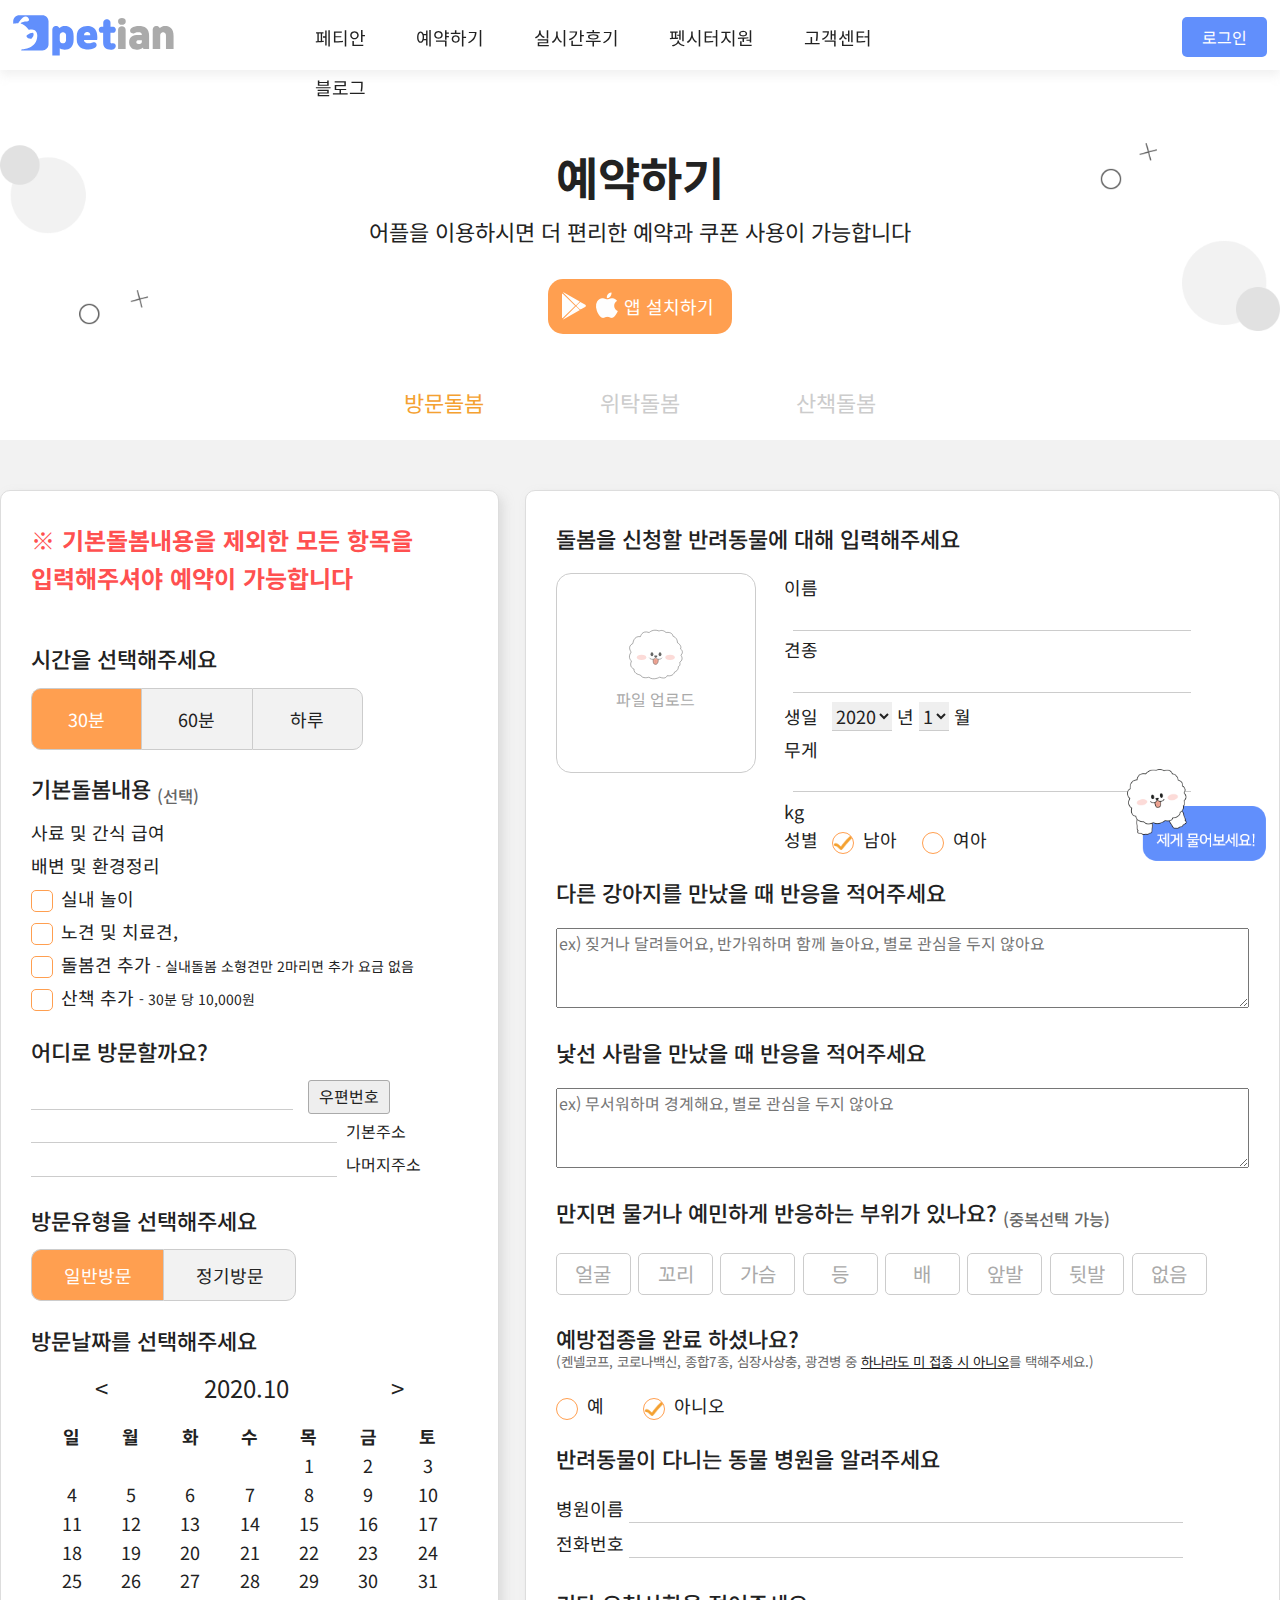
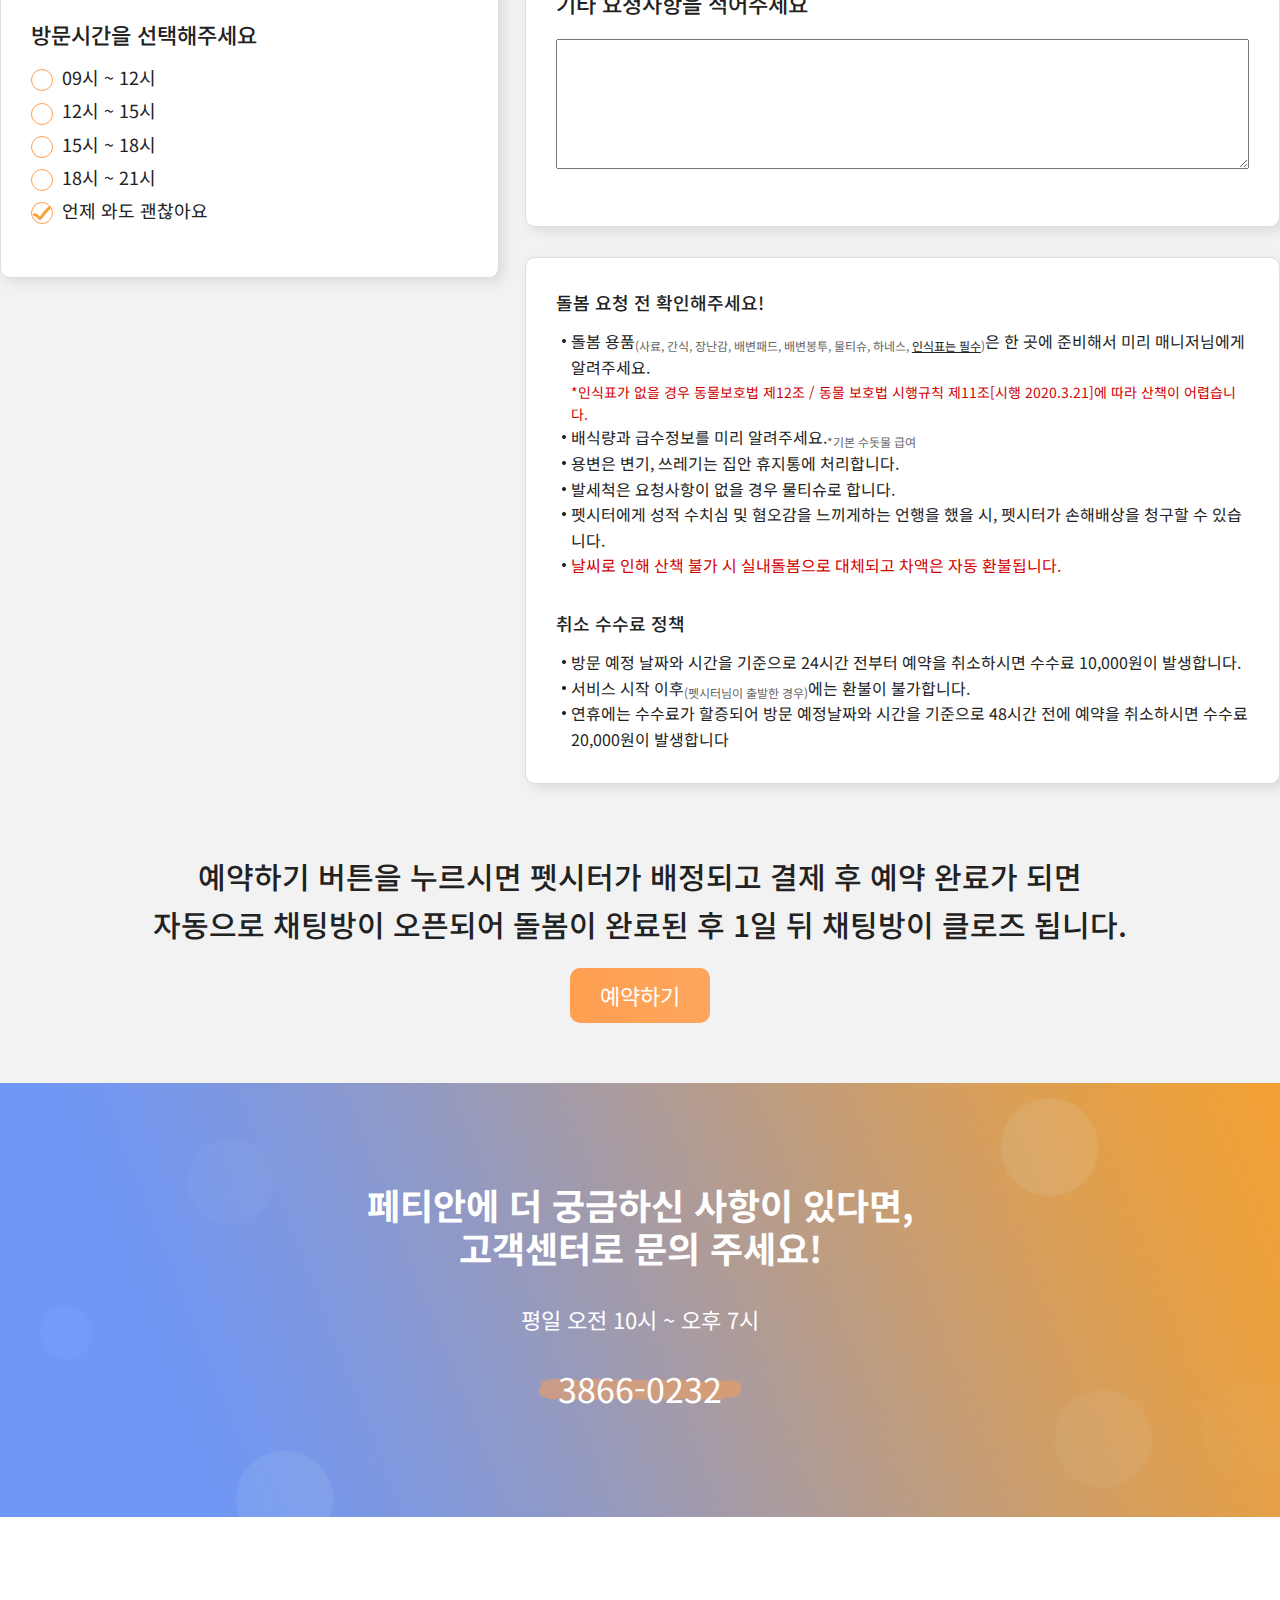
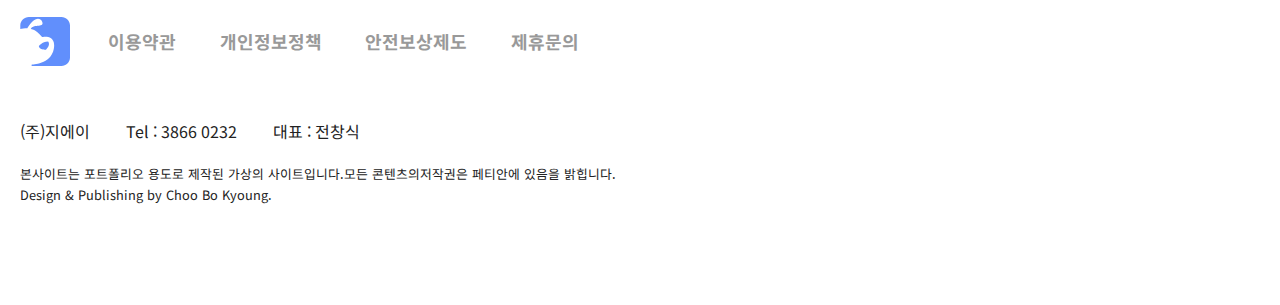
<file: sub.html>
<!DOCTYPE html>
<html lang="ko">
<head>
    <title>예약하기 | 페티안</title>
    <meta charset="UTF-8">
    <meta name="description" content="">
    <meta name="keywords" content="">
    <meta name="viewport" content="width=device-width,initial-scale=1.0,minimum-scale=1.0,maximum-scale=1.0,user-scalable=no">
    
    <link href="https://fonts.googleapis.com/css2?family=Noto+Sans+KR:wght@100;300;400;500;700&display=swap" rel="stylesheet">
    <link rel="stylesheet" href="https://use.fontawesome.com/releases/v5.14.0/css/all.css" integrity="sha384-HzLeBuhoNPvSl5KYnjx0BT+WB0QEEqLprO+NBkkk5gbc67FTaL7XIGa2w1L0Xbgc" crossorigin="anonymous">
    <link href="css/normalize.css" rel="stylesheet">
    <link href="css/common.css" rel="stylesheet">
    <link href="css/sub.css" rel="stylesheet">
    <link href="css/sub_pc.css" rel="stylesheet" media="all and (max-width:1559px) and (min-width:1220px)">
    <link href="css/sub_tablet.css" rel="stylesheet" media="all and (max-width:1219px) and (min-width:768px)">
    <link href="css/sub_mobile.css" rel="stylesheet" media="all and (max-width:767px)">
    
    <script src="js/jquery_1.12.3.min.js"></script>
    <script src="js/common.js"></script>
    <script src="js/sub.js"></script>
</head>
<body>
<div id="skip_nav">
    <a href="#reserve">본문 바로가기</a>
    <a href="#gnb">주메뉴 바로가기</a>
</div>
<!-- //SKIP NAVI -->

<header id="hd_wrap">
    <div class="hd_bg">
        <div class="hd_inner center">
            <h1 class="logo">
                <a href="index.html">페티안</a>
            </h1>
            <nav id="gnb" class="pc_con">
                <h2 class="blind">main navigation</h2>
                <ul class="depth1 clear_fix">
                    <li class="depth2_show">
                        <a href="#">페티안</a>
                        <ul class="depth2">
                            <li><a href="#">방문돌봄</a></li>
                            <li><a href="#">위탁돌봄</a></li>
                            <li><a href="#">산책돌봄</a></li>
                        </ul>
                    </li>
                    <li class="depth2_none"><a href="#" class="active">예약하기</a></li>
                    <li class="depth2_none"><a href="#">실시간후기</a></li>
                    <li class="depth2_none"><a href="#">펫시터지원</a></li>
                    <li class="depth2_show">
                        <a href="#">고객센터</a>
                        <ul class="depth2">
                            <li><a href="#">공지사항</a></li>
                            <li><a href="#">자주묻는질문</a></li>
                        </ul>
                    </li>
                    <li class="depth2_none"><a href="#">블로그</a></li>
                </ul>
            </nav>
            <a href="#" class="login pc_con">로그인</a>

            <div class="m_con">
                <button class="m_gnb_btn"><span>모바일 메뉴 열기</span></button>
                <nav id="m_gnb">
                    <h2 class="blind">mobile navigation</h2>
                    <a href="#" class="">로그인을 해주세요</a>
                    <ul class="m_depth1">
                        <li class="m_depth2_show">
                            <a href="#">페티안</a>
                            <ul class="m_depth2">
                                <li><a href="#">방문돌봄</a></li>
                                <li><a href="#">예약돌봄</a></li>  
                                <li><a href="#">산책돌봄</a></li>
                            </ul>
                        </li>
                        <li class="m_depth2_none">
                            <a href="sub.html" class="active">예약하기</a>
                        </li>
                        <li class="m_depth2_none">
                            <a href="#">실시간후기</a>
                        </li>
                        <li class="m_depth2_none">
                            <a href="#">펫시터지원</a>
                        </li>
                        <li class="m_depth2_show">
                            <a href="#">고객센터</a>
                            <ul class="m_depth2">
                                <li><a href="#">공지사항</a></li>
                                <li><a href="#">자주묻는질문</a></li>
                            </ul>
                        </li>
                        <li class="m_depth2_none">
                            <a href="#">블로그</a>
                        </li>
                    </ul>
                </nav>
            </div>
        </div>
    </div>
</header>
<!-- //HEADER -->

<div id="reserve">
    <div class="top center">
        <h2>예약하기</h2>
        <span>
        어플을 이용하시면 더 편리한 예약과<br class="m_con">
        쿠폰 사용이 가능합니다
        </span>
        <button class="app_btn">앱 설치하기</button>
    </div>
    <div class="tab_wrap">
        <div class="tabs">
            <a class="active" href="#sub_tab1">방문돌봄</a>
            <a href="#sub_tab2">위탁돌봄</a>
            <a href="#sub_tab3">산책돌봄</a>
        </div>
        <div class="tab_container_wrap">
            <div class="tab_container center">
                <div id="sub_tab1" class="clear_fix">
                    <div class="sub_left_content">
                        <h3>
                        ※ 기본돌봄내용을 제외한 모든 항목을<br class="pc_con">
                        입력해주셔야 예약이 가능합니다
                        </h3>
                        <div class="s_l_con1">
                            <h4>시간을 선택해주세요</h4>
                            <div class="time_pick">
                                <input type="radio" id="time1" name="radio1" checked="checked">
                                <label for="time1"></label>
                                <input type="radio" id="time2" name="radio1" >
                                <label for="time2"></label>
                                <input type="radio" id="time3" name="radio1" >
                                <label for="time3"></label>
                            </div>
                        </div>
                        <div class="s_l_con2">
                            <h4>기본돌봄내용 <sub>(선택)</sub></h4>
                            <div>사료 및 간식 급여</div>
                            <div>배변 및 환경정리</div>
                            <div>
                                <input id="room_play" type="checkbox">
                                <label for="room_play">실내 놀이</label>
                            </div>
                            <div>
                                <input id="olddog_care" type="checkbox">
                                <label for="olddog_care">노견 및 치료견, <span class="m_con second_line">투약 등 맞춤 케어</span></label>
                            </div>
                            <div>
                                <input id="add_care" type="checkbox">
                                <label for="add_care">돌봄견 추가</label>
                                <span class="second_line"> - 실내돌봄 소형견만 2마리면 추가 요금 없음</span>
                            </div>
                            <div>
                                <input id="add_walk" type="checkbox">
                                <label for="add_walk">산책 추가</label>
                                <span> - 30분 당 10,000원</span>
                            </div>
                        </div>
                        <div class="s_l_con3">
                            <h4>어디로 방문할까요?</h4>
                            <div>
                                <div>
                                    <input id="address1" type="text">
                                    <a href="#">우편번호</a>
                                </div>
                                <div>
                                    <input id="address2" type="text">
                                    <span>기본주소</span>
                                </div>
                                <div>
                                    <input id="address3" type="text">
                                    <span>나머지주소</span>
                                </div>
                            </div>
                        </div>
                        <div class="s_l_con4">
                            <h4>방문유형을 선택해주세요</h4>
                            <div>
                                <input type="radio" id="visit1" name="radio2" checked="checked">
                                <label for="visit1"></label>
                                <input type="radio" id="visit2" name="radio2">
                                <label for="visit2"></label>
                            </div>
                        </div>
                        <div class="s_l_con5">
                            <h4>방문날짜를 선택해주세요</h4>
                            <div>
                                <table>
                                    <caption class="blind">달력</caption>
                                    <thead>
                                        <tr class="t_date">
                                            <td colspan="2">
                                                <button>&lt;</button>
                                            </td>
                                            <td colspan="3">
                                                <button>2020.10&nbsp;</button>
                                            </td>
                                            <td colspan="2">
                                                <button>&gt;</button>
                                            </td>
                                        </tr>
                                        <tr class="t_week">
                                            <th scope="col">일</th>
                                            <th scope="col">월</th>
                                            <th scope="col">화</th>
                                            <th scope="col">수</th>
                                            <th scope="col">목</th>
                                            <th scope="col">금</th>
                                            <th scope="col">토</th>
                                        </tr>
                                    </thead>
                                    <tbody>
                                        <tr>
                                            <td></td>
                                            <td></td>
                                            <td></td>
                                            <td></td>
                                            <td>1</td>
                                            <td>2</td>
                                            <td>3</td>
                                        </tr>
                                        <tr>
                                            <td>4</td>
                                            <td>5</td>
                                            <td>6</td>
                                            <td>7</td>
                                            <td>8</td>
                                            <td>9</td>
                                            <td>10</td>
                                        </tr>
                                        <tr>
                                            <td>11</td>
                                            <td>12</td>
                                            <td>13</td>
                                            <td>14</td>
                                            <td>15</td>
                                            <td>16</td>
                                            <td>17</td>
                                        </tr>
                                        <tr>
                                            <td>18</td>
                                            <td>19</td>
                                            <td>20</td>
                                            <td>21</td>
                                            <td>22</td>
                                            <td>23</td>
                                            <td>24</td>
                                        </tr>
                                        <tr>
                                            <td>25</td>
                                            <td>26</td>
                                            <td>27</td>
                                            <td>28</td>
                                            <td>29</td>
                                            <td>30</td>
                                            <td>31</td>
                                        </tr>
                                    </tbody>
                                </table>
                            </div>
                        </div>
                        <div class="s_l_con6">
                            <h4>방문시간을 선택해주세요</h4>
                            <div>
                                <input type="radio" id="visit_time1" name="radio3">
                                <label for="visit_time1">09시 ~ 12시</label>
                            </div>
                            <div>
                                <input type="radio" id="visit_time2" name="radio3">
                                <label for="visit_time2">12시 ~ 15시</label>
                            </div>
                            <div>
                                <input type="radio" id="visit_time3" name="radio3">
                                <label for="visit_time3">15시 ~ 18시</label>
                            </div>
                            <div>
                                <input type="radio" id="visit_time4" name="radio3">
                                <label for="visit_time4">18시 ~ 21시</label>
                            </div>
                            <div>
                                <input type="radio" id="visit_time5" name="radio3" checked="checked">
                                <label for="visit_time5">언제 와도 괜찮아요</label>
                            </div>
                        </div>
                    </div>
                    <div class="sub_right_content">
                        <div class="right_top">
                            <div class="right_top">
                                <div class="r_t_con1">
                                    <h4>돌봄을 신청할 반려동물에 대해 입력해주세요</h4>
                                    <div class="clear_fix">
                                        <div class="file_up">
                                            <button>파일 업로드</button>
                                        </div>
                                        <div class="pet_info">
                                            <div>
                                                <label for="name">이름</label>
                                                <input id="name" type="text">
                                            </div>
                                            <div>
                                                <label for="kind">견종</label>
                                                <input id="kind" type="text">
                                            </div>
                                            <div class="birth">
                                                <span>생일</span>
                                                <select id="year">
                                                    <option value="2020">2020</option>
                                                    <option value="2019">2019</option>
                                                    <option value="2018">2018</option>
                                                    <option value="2017">2017</option>
                                                </select>
                                                <label for="year">년</label>
                                                <select id="month">
                                                    <option value="1">1</option>
                                                    <option value="2">2</option>
                                                    <option value="3">3</option>
                                                    <option value="4">4</option>
                                                </select>
                                                <label for="month">월</label>
                                            </div>
                                            <label for="weight">무게</label>
                                            <input id="weight" type="text">
                                            <span>kg</span>
                                            <div>                           
                                                <span>성별</span>
                                                <input type="radio" id="sex" name="radio4" checked="checked">
                                                <label for="sex">남아</label>
                                                <input type="radio" id="sex2" name="radio4">
                                                <label for="sex2">여아</label>
                                            </div>
                                        </div>
                                    </div>
                                </div>
                                <div class="r_t_con2">
                                    <h4>다른 강아지를 만났을 때 반응을 적어주세요</h4>
                                    <textarea rows="5" cols="20" placeholder="ex) 짖거나 달려들어요, 반가워하며 함께 놀아요, 별로 관심을 두지 않아요"></textarea>
                                </div>
                                <div class="r_t_con3">
                                    <h4>낯선 사람을 만났을 때 반응을 적어주세요</h4>
                                    <textarea rows="5" cols="20" placeholder="ex) 무서워하며 경계해요, 별로 관심을 두지 않아요"></textarea>
                                </div>
                                <div class="r_t_con4">
                                    <h4>
                                    만지면 물거나 예민하게<br class="m_con"> 반응하는 부위가 있나요? 
                                    <sub>(중복선택 가능)</sub>
                                    </h4>
                                    <div>
                                        <div>
                                            <input id="body1" type="checkbox">
                                            <label for="body1"></label>
                                        </div>
                                        <div>
                                            <input id="body2" type="checkbox">
                                            <label for="body2"></label>
                                        </div>
                                        <div>
                                            <input id="body3" type="checkbox">
                                            <label for="body3"></label>
                                        </div>
                                        <div>
                                            <input id="body4" type="checkbox">
                                            <label for="body4"></label>
                                        </div>
                                        <div>
                                            <input id="body5" type="checkbox">
                                            <label for="body5"></label>
                                        </div>
                                        <div>
                                            <input id="body6" type="checkbox">
                                            <label for="body6"></label>
                                        </div>
                                        <div>
                                            <input id="body7" type="checkbox">
                                            <label for="body7"></label>
                                        </div>
                                        <div>
                                            <input id="body8" type="checkbox">
                                            <label for="body8"></label>
                                        </div>
                                    </div>
                                </div>
                                <div class="r_t_con5">
                                    <h4>예방접종을 완료 하셨나요?</h4>
                                    <sub>
                                    (켄넬코프, 코로나백신, 종합7종, 심장사상충, 광견병 중 <span class="u_deco">하나라도 미 접종 시 아니오</span>를 택해주세요.)
                                    </sub>
                                    <div class="radio5">
                                        <input type="radio" id="yes" name="radio5">
                                        <label for="yes">예</label>
                                        <input type="radio" id="no" name="radio5" checked="checked">
                                        <label for="no">아니오</label>
                                    </div>
                                </div>
                                <div class="r_t_con6">
                                    <h4>반려동물이 다니는 동물 병원을 알려주세요</h4>
                                    <div>
                                        <div>
                                            <label for="hos_name">병원이름</label>
                                            <input id="hos_name" type="text">
                                        </div>
                                        <div>
                                            <label for="hos_callnum">전화번호</label>
                                            <input id="hos_callnum" type="text">
                                        </div>
                                    </div>
                                </div>
                                <div class="r_t_con7">
                                    <h4>기타 요청사항을 적어주세요</h4>
                                    <textarea rows="5" cols="20"></textarea>
                                </div>
                            </div>
                        </div>
                        <div class="right_bottom">
                            <div class="right_bottom_t">
                                <h4>돌봄 요청 전 확인해주세요!</h4>
                                <ul>
                                    <li>
                                    돌봄 용품<sub>(사료, 간식, 장난감, 배변패드, 배변봉투, 물티슈, 하네스, <span class="u_deco">인식표는 필수</span>)</sub>은 한 곳에 준비해서 미리 매니저님에게 알려주세요.<span class="red_text">*인식표가 없을 경우 동물보호법 제12조 / 동물 보호법 시행규칙 제11조[시행 2020.3.21]에 따라 산책이 어렵습니다.</span>
                                    </li>
                                    <li>배식량과 급수정보를 미리 알려주세요.<sub>*기본 수돗물 급여</sub></li>
                                    <li>용변은 변기, 쓰레기는 집안 휴지통에 처리합니다.</li>
                                    <li>발세척은 요청사항이 없을 경우 물티슈로 합니다.</li>
                                    <li>펫시터에게 성적 수치심 및 혐오감을 느끼게하는 언행을 했을 시, 펫시터가 손해배상을 청구할 수 있습니다.</li>
                                    <li class="red_text">날씨로 인해 산책 불가 시 실내돌봄으로 대체되고 차액은 자동 환불됩니다.</li>
                                </ul>
                            </div>
                            <div class="right_bottom_b">
                                <h4>취소 수수료 정책</h4>
                                <ul>
                                    <li>방문 예정 날짜와 시간을 기준으로 24시간 전부터 예약을 취소하시면 수수료 10,000원이 발생합니다.</li>
                                    <li>서비스 시작 이후<sub>(펫시터님이 출발한 경우)</sub>에는 환불이 불가합니다.</li>
                                    <li>연휴에는 수수료가 할증되어 방문 예정날짜와 시간을 기준으로 48시간 전에 예약을 취소하시면 수수료 20,000원이 발생합니다</li>
                                </ul>
                            </div>
                        </div>
                    </div>
                </div>
                <div id="sub_tab2"></div>
                <div id="sub_tab3"></div>
                <div class="last_sign">
                    <p class="bottom_text">
                    예약하기 버튼을 누르시면 펫시터가 배정되고 결제 후 예약 완료가 되면<br class="pc_con">자동으로 채팅방이 오픈되어 돌봄이 완료된 후 1일 뒤 채팅방이 클로즈 됩니다.
                    </p>
                    <a href="#">예약하기</a>
                </div>
            </div>
        </div>
    </div>
</div>
<!-- //SUB MAIN -->

<footer id="ft">
    <div id="service">
    <div class="service_content">
        <h2>페티안에 더 궁금하신 사항이 있다면,<br>고객센터로 문의 주세요!</h2>
        <h3>평일 오전 10시 ~ 오후 7시</h3>
        <span>3866-0232</span>
    </div>
</div>
    <div class="center ft_inner">
        <div class="clear_fix">
            <h2 class="ft_logo"><img src="image/common/ft_logo.svg" alt="페티안로고"></h2>
            <div class="ft_menu clear_fix">
                <a href="#">이용약관</a>
                <a href="#">개인정보정책</a>
                <a href="#">안전보상제도</a>
                <a href="#">제휴문의</a>
            </div>
            <div class="sns_wrap claer_fix">
                <a href="#"><i class="fab fa-facebook-square" style="color:#ccc; font-size:1000px;"></i></a>
                <a href="#"><i class="fab fa-youtube" style="color:#ccc; font-size:1000px;"></i></a>
                <a href="#"><i class="fab fa-instagram" style="color:#ccc; font-size:1000px;"></i></a>
                <a href="#"><i class="fab fa-blogger" style="color:#ccc; font-size:1000px;"></i></a>
            </div>
        </div>
        <div class="ft_info_wrap">
            <div class="ft_info">
                <span>(주)지에이</span>
                <span>Tel : 3866 0232</span>
                <span>대표 : 전창식</span>
            </div>
            <small class="copy">
                본사이트는 포트폴리오 용도로 제작된 가상의 사이트입니다.<br class="m_con">모든 콘텐츠의저작권은 페티안에 있음을 밝힙니다.<br>
                <span>Design &amp; Publishing by Choo Bo Kyoung.</span>
            </small>
        </div>
    </div>
</footer>
<!-- //footer -->

<section id="chat_wrap">
    <div class="chat">
        <div class="msg">
            <div class="msg_top">
                <h2>
                    <img src="image/common/chat_logo.svg" alt="페티안">페티안
                </h2>
                <button class="btn_msg_close">
                    <img src="image/common/close.png" alt="창닫기">  
                </button>
            </div>
            <div class="msg_body">
                <div class="top_time">오늘</div>
                <div class="bot"><img src="image/common/chat_bot.svg" alt="강아지얼굴"></div>
                <p>
                만나서 반가워요!<br>페티안입니다.<br>
                궁금한 사항을 입력해주세요 :)
                </p>
                <div>
                    <div class="msg_wrap">
                        <textarea class="msg_area" cols="1" rows="1" placeholder="메시지를 입력해주세요"></textarea>
                        <button class="send_btn">
                        </button>
                    </div>
                </div>
            </div>
        </div> 
        <button class="chat_btn">
            <img src="image/common/btn_chat.png" alt="제게 물어보세요!라고 말하는 비숑 이미지">
        </button>
        </div>
</section>
<!-- //CHAT -->
</body>
</html>
</file>
<file: css/common.css>
@charset "utf-8";

@font-face {
    font-family: 'yg-jalnan';
    src: url('https://cdn.jsdelivr.net/gh/projectnoonnu/noonfonts_four@1.2/JalnanOTF00.woff') format('woff');
    font-weight: normal;
    font-style: normal;
}
*{
    box-sizing:border-box;
}
html{
    font-size:10px;
}
body{
    font-family: 'Noto Sans KR', sans-serif;
    color:#222;
    font-size:2.4rem;
    line-height:1.6;
}
.font2{
    font-family: 'yg-jalnan';
}
a{
    color:#222;
    text-decoration:none;
}
img, iframe{
    vertical-align:top;
}
button{
    border:none;
    padding:0px;
    background:transparent;
}
.m_con{
    display:none;
}

/* common */
.blind{
    position:absolute;
    left:-9999px;
}
.clear_fix:after{
    content:'';
    display:block;
    clear:both;
}
.center{
    margin:0px auto;
    width:1540px;
}

/* SKIP NAVI */
#skip_nav>a{
    z-index:9999;
    position:absolute;
    left:-9999px;
    width:100%;
    text-align:center;
    font-size:1.8rem;
    line-height:40px;
    background:#fff;
}
#skip_nav>a:focus{
    left:0px;
}

/* header */
#hd_wrap{
    z-index:9990;
    position:fixed;
    width:100%;
    height:70px;
    background:rgba(255, 255, 255, 0);
    box-shadow:0px 5px 10px rgba(204,204,204,0);
    transition:0.3s;
}
#hd_wrap.active{
    background:rgba(255, 255, 255, 0.95);
    box-shadow:0px 5px 10px rgba(204,204,204,0.5);
}
.hd_bg{
    position:absolute;
    top:0px;
    left:0px;
    width:100%;
    border-bottom:1px solid rgba(204, 204, 204, 0);
    transition:0.1s;
}
.hd_bg.active{
    border-bottom:1px solid #dedede;
}
.hd_inner{
    position:relative;
    padding:17px 0px 0px;
}
.logo{
    z-index:1;
    position:absolute;
    top:15px;
    left:1%;
}
.logo>a{
    display:block;
    width:165px;
    height:45px;
    text-indent:-9999px;
    background:url(../image/common/logo.svg) no-repeat;
    background-size:contain;
}
#gnb{
    width:650px;
    margin:0px auto;
}
.depth1>li{
    position:relative;
    float:left;
    text-align:center;
    padding-right:50px;
}
.depth1>li:last-child{
    padding-right:0px;
}
.depth1>li>a{
    display:block;
    line-height:40px;
    font-size:1.8rem;
    color:#ffffff;
    font-weight:400;
    padding:0px 0px 10px;
}
#hd_wrap.active .depth1>li>a, #hd_wrap.active2 .depth1>li>a{
    color:#222;
}
#hd_wrap.active .depth1>li:hover>a,#hd_wrap.active .depth1>li:focus>a, #hd_wrap.active .depth1>li:nth-of-type(2)>a,#hd_wrap.active .depth1>li:nth-of-type(2)>a{
    color:#ff9f50;
}
.depth2{
    display:none;
    position:absolute;
    top:50px;
    left:0px;
    width:435px;
}
.depth2 li{
    float:left;
    padding-right:2em;
}
.depth2 li>a{
    display:block;
    font-size:1.6rem;
    line-height:50px;
}
.depth2>li>a:hover, .depth2>li>a:focus{
    color:#ff9f50;
}
.login{
    position:absolute;
    top:17px;
    right:1%;
    font-size:1.6rem;
    line-height:40px;
    color:#fff;
    padding:0px 20px;
    border-radius:5px;
    background:#618ffc;
}

/* content5 */
#service{
    text-align:center;
    padding:100px 0px;
    background:url(../image/main/service_bg.png) no-repeat center center;
    background-size:cover;
}
.service_content{
    color:#fff;
}
.service_content>h2{
    font-size:3.6rem;
    line-height:1.2;
}
.service_content>h3{
    font-size:2.2rem;
    font-weight:400;
    padding-top:2.5%;
}
.service_content>span{
    display:inline-block;
    font-size:3.4rem;
    border-radius:10px;
    padding:0px 20px;
    margin-top:2%;
    background:url(../image/main/underline2.png) no-repeat center;
    background-size:contain;
}

/* footer */
.ft_inner{
    padding:100px 0px;
}
.ft_logo{
    float:left;
    width:50px;
}
.ft_menu{
    float:left;
    font-weight:bold;
    font-size:1.8rem;
    padding-top:10px;
}
.ft_menu>a{
    color:#999;
    margin-left:3vw;
}
.ft_menu>a:hover, .ft_menu>a:focus{
    color:#222;
}
.sns_wrap{
    float:right;
}
.fab{
    font-size:4.5rem !important;
    margin-right:1vw;
}
.sns_wrap>a:hover>.fab, .sns_wrap>a:focus>.fab{
    color:#ff9f50 !important;
}
.ft_info_wrap{
    font-size:1.6rem;
}
.ft_info{
    padding:30px 0px 20px;
}
.ft_info>span{
    margin-right:2.5vw;
}
.copy{
    display:block;
}

/* chat */
#chat_wrap{
    z-index:9999;
}
.chat{
    position:fixed;
    bottom:3.5%;
    right:0.5%;
}
.msg{
    display:none;
    position:absolute;
    bottom:90%;
    right:10%;
    width:350px;
    opacity:1;
    margin-bottom:35px;
    border-radius:30px 30px 0px 30px;
    background:#f2f2f2;
    box-shadow:0px 0px 10px rgba(221, 221, 221, 0.65);
}
.msg_top{
    display:flex;
    justify-content:space-between;
    align-items:center;
    padding:13px 25px 10px;
}
.msg_top>h2{
    font-size:1.5rem;
}
.msg_top>h2>img{
    width:25px;
}
.btn_msg_close{
    position:absolute;
    top:10px;
    right:10px;
    height:30px;
    padding:10px;
}
.btn_msg_close>img{
    width:100%;
}
.msg_body{
    border-radius:30px 0px 0px 30px;
    padding-bottom:10px;
    background:#fff;
}
.top_time{
    font-size:1.2rem;
    text-align:center;
    font-weight:bold;
    padding-top:5px;
}
.bot{
    width:50px;
    margin:20px 5px;
    padding-bottom:350px;
}
.msg_body>p{
    position:absolute;
    top:120px;
    left:60px;
    font-size:1.4rem;
    color:#fff;
    border-radius:0px 15px 15px 15px;
    padding:15px;
    background:#618ffc;
}
.msg_wrap{
    position:relative;
    width:340px;
    height:50px;
    border-radius:40px;
    margin:0px 5px;
    background:#f2f2f2;
}
.msg_area{
    width:315px;
    font-size:1.4rem;
    border:none;
    margin:10px;
    background:#f2f2f2;
}
.send_btn{
    position:absolute;
    top:10px;
    right:10px;
    width:15px;
    height:15px;
    padding:15px;
    border-radius:50%;
    background:#618ffc url("../image/common/btn_send.png") no-repeat center center;
}
.chat_btn{
    width:170px;
    height:100px;
    text-indent:-9999px;
    background:url(../image/common/btn_chat.png) no-repeat bottom right;
    background-size:contain;
}
</file>
<file: css/sub.css>
@charset "utf-8";
/* COMMON */
body{
    font-size:2rem;
}
h4{
    font-size:2.2rem;
    font-weight:500;
    margin-bottom:2.5%;
}
.pc_con{
    display:block;
}
.m_con{
    display:none;
}
.u_deco{
    text-decoration:underline;
    color:#222;
}
sub{
    color:#666;
}
input[type="radio"]{
    display:none;
}
input[type="radio"]+label{
    cursor:pointer;
    margin-right:5%;
}
input[type="radio"]+label:before{
    content:"";
    display:inline-block;
    width:20px;
    height:20px;
    line-height: 20px;
    text-align: center;
    border:1px solid #ff9f50;
    border-radius:50%;
    margin-right:9px;
    vertical-align: middle;
}
input[type="radio"]:checked+label:before{
    color:#fff;
    background:url(../image/sub/cheak.png) no-repeat center center;
    background-size:90%;
}
.red_text{
    color:#d10000;
}
.m_con{
    display:none;
}

/* header */
#hd_wrap{
    box-shadow:0px 5px 10px rgba(204,204,204,0.3);
}
.hd_bg{
    border-bottom:1px solid rgba(204, 204, 204, 0);
}
.depth1>li>a{
    color:#222;
}
#hd_wrap.active .depth1>li:nth-of-type(2)>a,#hd_wrap.active .depth1>li:nth-of-type(2)>a{
    color:#222;
}
#hd_wrap.active .depth1>li:nth-of-type(2):hover>a,#hd_wrap.active .depth1>li:nth-of-type(2):focus>a{
    color:#ff9f50;
}

/* main */

/* //main top */
#reserve{
    padding-top:140px;
}
.top{
    text-align:center;
    background:url(../image/sub/reserve_bg.png) no-repeat center center;
    background-size:contain;
}
.top>h2{
    font-size:4.6rem;
}
.top>span{
    display:block;
    font-size:2.2rem;
    font-weight:400;
}
.app_btn{
    color:#fff;
    padding:13px 18px 13px 76px;
    margin-top:30px;
    border-radius:15px;
    background:#ff9f50 url(../image/main/down_icon.png) no-repeat;
    background-position:13px center; 
}

/* //tab wrap */
.tabs{
    width:50%;
    text-align:center;
    font-size:2.2rem;
    margin:0px auto;
}
.tabs>a{
    display:inline-block;
    width:25%;
    color:#ccc;
    margin:8% 30px 20px 0px;
}
.tabs>a:nth-of-type(3){
    margin:8% 0px 20px 0px;
}
.tabs>a.active{
    color:#f4a131;
}

/* //tab container wrap */
.tab_container_wrap{
    padding:50px 0px 60px;
    background:#f2f2f2;
}
.sub_left_content{
    margin-top:0px;
    border:1px solid #ddd;
    border-radius:10px;
    padding:30px;
    background:#fff;
    box-shadow:5px 5px 10px rgba(204,204,204,0.5);
}

/* //sub left content */
.sub_left_content{
    float:left;
    width:39%;
}
.sub_left_content>h3{
    color:#ff5050;
    font-size:2.4rem;
    padding-bottom:10%;
}
.sub_left_content>div{
    margin-bottom:5%;
}
.time_pick{
    font-size:0px;
}
.time_pick input[type="radio"]+label{
    cursor:pointer;
    margin:0px;
}
input[name="radio1"]+label:before{
    display:inline-block;
    width:25%;
    height:56%;
    line-height: 60px;
    font-size:1.8rem;
    text-align: center;
    margin:0px;
    background:#f2f2f2;
}
.time_pick input[id="time1"]+label:before{
    content:"30분";
    border:1px solid #ccc;
    border-radius:10px 0px 0px 10px;
    vertical-align: middle;
}
.time_pick input[id="time2"]+label:before{
    content:"60분 ";
    border-radius:0px;
    border:none;
    border-top:1px solid #ccc;
    border-bottom:1px solid #ccc;
}
.time_pick input[id="time3"]+label:before{
    content:"하루";
    border:1px solid #ccc;
    border-radius:0px 10px 10px 0px;
}
.time_pick input[type="radio"]:checked+label:before{
    color:#fff;
    background:#ff9f50;
}
.time_pick>a{
    display:inline-block;
    width:140px;
    font-size:2rem;
    text-align:center;
    color:#222;
    padding:10px 0px;
    border:1px solid #ccc;
    background:#f2f2f2;
}
.time_pick>a>span{
    display:block;
    font-size:1.4rem;
    line-height:1;
}
.time_pick>a.active{
    color:#fff;
    background:#ff9f50;
}
.time_pick>a:nth-of-type(1){
    border-radius:10px 0px 0px 10px;
}
.time_pick>a:nth-of-type(3){
    border-radius:0px 10px 10px 0px;
}
.s_l_con2>div{
    margin-bottom:1%;
}
.s_l_con2 input{
    display:none;
}
.s_l_con2 input[type="checkbox"]+label{
    display: inline-block;
    cursor: pointer;
}
.s_l_con2 input[type="checkbox"]+label:before{
    content: "";
    display: inline-block;
    width: 20px;
    height: 20px;
    line-height: 18px;
    text-align: center;
    border-radius: 5px;
    border: 1px solid #ff9f50;
    margin-right: 8px;
    vertical-align: middle;
}
.s_l_con2 input[type="checkbox"]:checked+label:before{
    color:#fff;
    background:url(../image/sub/cheak.png) no-repeat center center;
    background-size:90%;
}
.s_l_con2 span{
    font-size:1.6rem;
}
input[type="text"]{
    border:none;
    border-radius:0px;
    border-bottom:1px solid #ccc;
    margin-bottom:1%;
}
#address1{
    width:60%;
}
#address2, #address3{
    width:70%;
}
.s_l_con3 span{
    font-size:1.6rem;
    margin-left:1%;
    vertical-align:middle;
}
.s_l_con3 a{
    display:inline-block;
    font-size:1.6rem;
    padding:3px 10px;
    border-radius:3px;
    margin-left:10px;
    border:1px solid #aaa;
    background:#eee;
}
.s_l_con4>div{
    font-size:0px;
}
.s_l_con4 input[type="radio"]+label{
    cursor:pointer;
    margin:0px;
}
input[name="radio2"]+label:before{
    display:inline-block;
    width:30%;
    height:45%;
    line-height:50px;
    font-size:1.8rem;
    text-align: center;
    margin:0px;
    background:#f2f2f2;
}
.s_l_con4 input[id="visit1"]+label:before{
    content:"일반방문";
    border:none;
    border-top:1px solid #ccc;
    border-left:1px solid #ccc;
    border-bottom:1px solid #ccc;
    border-radius:10px 0px 0px 10px;
    vertical-align: middle;
}
.s_l_con4 input[id="visit2"]+label:before{
    content:"정기방문";
    border:1px solid #ccc;
    border-radius:0px 10px 10px 0px;
    vertical-align: middle;
}
.s_l_con4 input[type="radio"]:checked+label:before{
    color:#fff;
    background:#ff9f50;
}
.s_l_con5 table{
    width:95%;
    text-align:center;
    margin:0px auto;
}
.t_date>td{
    font-size:2.4rem;
    padding-bottom:15px;
}
.t_week>th{
    width:14%;
    margin-bottom:10px;
}
.s_l_con5 tbody td{
    cursor:pointer;
}
.s_l_con6>div{
    margin-bottom:1%;
}

/* //sub right content */
.sub_right_content{
    float:right;
    width:59%;
}
.sub_right_content>div{
    border:1px solid #ddd;
    border-radius:10px;
    margin-bottom:30px;
    padding:30px;
    background:#fff;
    box-shadow:5px 5px 10px rgba(204,204,204,0.5);
}
.right_top>div{
    margin-bottom:3%;
}
.file_up{
    float:left;
    width:200px;
    height:200px;
    border:1px solid #ccc;
    border-radius:15px;
    background:url(../image/sub/file_up.svg) no-repeat center 35%;
    background-size:35%;
}
.file_up>button{
    width:100%;
    height:100%;
    line-height:240px;
    color:#aaa;
    font-size:1.6rem;
    padding:5px 7px;
}
.pet_info{
    float:left;
    width:60%;
    margin-left:4%;
}
.pet_info input[type="text"]{
    margin-left:9px;
}
.pet_info span{
    margin-right:9px;
}
.birth{
    margin:1% 0%;
}
.birth select{
    border:none;
    border-bottom:1px solid #ccc;
}
.right_top textarea{
    width:100%;
    height:80px;
    color:#222;
    font-size:1.6rem;
}
.r_t_con4>div>div{
    display:inline-block;
    width:10%;
    color:#aaa;
    font-size:0px;
    padding:5px 0px;
    margin-right:8px;
    border-radius:10px;
}
.r_t_con4 input{
    display:none;
}
.r_t_con4 input[type="checkbox"]+label{
    cursor: pointer;
}
.r_t_con4 input[type="checkbox"]+label:before{
    display: inline-block;
    width: 105%;
    height: 40%;
    line-height: 40px;
    text-align: center;
    font-size:2rem;
    border-radius: 5px;
    border:1px solid #ccc;
    vertical-align: middle;
}
input[id="body1"]+label:before{
    content: "얼굴";
}
input[id="body2"]+label:before{
    content: "꼬리";
}
input[id="body3"]+label:before{
    content: "가슴";
}
input[id="body4"]+label:before{
    content: "등";
}
input[id="body5"]+label:before{
    content: "배";
}
input[id="body6"]+label:before{
    content: "앞발";
}
input[id="body7"]+label:before{
    content: "뒷발";
}
input[id="body8"]+label:before{
    content: "없음";
}
.r_t_con4 input[type="checkbox"]:checked+label:before{
    color:#222;
    border:1px solid #ff9f50;
}
.r_t_con5>h4{
    margin-bottom:-2%;
}
.radio5{
    margin-top:3%;
}
.r_t_con7 textarea{
    height:130px;
}
.right_bottom{
    font-size:1.6rem;
}
.right_bottom h4{
    font-size:1.8rem;
    margin-bottom:1.8%;
}
.right_bottom li{
    background:url(../image/sub/list.png) no-repeat left 4px;
    padding-left:15px;
}
.right_bottom_t{
    margin-bottom:30px;
}
.right_bottom_t>ul>li>span{
    display:block;
    font-size:1.4rem;
}

.last_sign{
    text-align:center;
    font-size:3rem;
    font-weight:500;
    margin:3% 0% 0%;
}
.last_sign>a{
    display:inline-block;
    font-size:2.2rem;
    font-weight:400;
    color:#fff;
    padding:10px 30px;
    margin-top:20px;
    border-radius:10px;
    background-image: linear-gradient(to right, #ff9f50 0%, #fda761 51%, #ff8b2c 100%);
    background-size:230%;
    transition:0.5s;
}
.last_sign>a:hover, .last_sign>a:focus{
    background-position:right center;
}
</file>
<file: css/sub_pc.css>
@charset "utf-8";
/* common */
body{
    font-size:1.8rem;
}
.center{
    width:initial;
}
.pc_con{
    display:block;
}
.m_con{
    display:none;
}

/* main */
.s_l_con2 span{
    font-size:1.4rem;
}
.r_t_con6 input[type="text"]{
    width:80%;
}

/* footer */
.ft_inner{
    padding:100px 20px;
}
</file>
<file: css/sub_tablet.css>
@charset "utf-8";
/* common */
body{
    font-size:1.6rem;
}
h4{
    font-size:2rem;
}
.center{
    width:initial;
    padding:0px 20px;
}
.pc_con{
    display:none;
}
.m_con{
    display:block;
}

/* header */
/* //btn 자연스럽게 변하는 디자인 */
.m_gnb_btn{
    z-index:9990;
    position:absolute;
    top:15px;
    right:1%;
    width:30px;
    height:30px;
    text-indent:-9999px;
}
.m_gnb_btn:before{
    content:"";
    position:absolute;
    top:4px;
    left:4px;
    width:24px;
    height:3px;
    background:#618ffc;
    transition-duration:0.5s;
}
.m_gnb_btn:after{
    content:"";
    position:absolute;
    bottom:4px;
    left:4px;
    width:24px;
    height:3px;
    background:#618ffc;
    transition-duration:0.5s;
}
.m_gnb_btn>span:before{
    content:"";
    position:absolute;
    top:13px;
    left:4px;
    width:24px;
    height:3px;
    background:#618ffc;
    transition-duration:0.3s;
}
.m_gnb_btn.on:before{
    left:6px;
    width:29px;
    transform:rotate(45deg);
    transform-origin:left top;
}
.m_gnb_btn.on:after{
    left:6px;
    width:29px;
    transform:rotate(-45deg);
    transform-origin:left bottom;
}
.m_gnb_btn.on>span:before{
    width:0px;
    margin-left:12px;
    opacity:0;
}

#m_gnb{
    position:absolute;
    top:0px;
    right:-100%;
    width:100%;
    height:100vh;
    font-weight:500;
    padding:70px 20% 0px;
    background:#fff;
    transition:0.8s;
}
#m_gnb.active{
    right:0%;
}
#m_gnb>a{
    display:block;
    height:90px;
    color:#fff;
    line-height:90px;
    font-size:3rem;
    text-align:center;
    border-radius:15px;
    margin:10% auto 0%;
    background:#618ffc;
    
    /* Permalink - use to edit and share this gradient: https://colorzilla.com/gradient-editor/#608ffb+20,78a0fe+41,9aadff+91,b1bff9+100 */
    background: #608ffb; /* Old browsers */
    background: -moz-linear-gradient(left,  #608ffb 20%, #78a0fe 41%, #9aadff 91%, #b1bff9 100%); /* FF3.6-15 */
    background: -webkit-linear-gradient(left,  #608ffb 20%,#78a0fe 41%,#9aadff 91%,#b1bff9 100%); /* Chrome10-25,Safari5.1-6 */
    background: linear-gradient(to right,  #608ffb 20%,#78a0fe 41%,#9aadff 91%,#b1bff9 100%); /* W3C, IE10+, FF16+, Chrome26+, Opera12+, Safari7+ */
    filter: progid:DXImageTransform.Microsoft.gradient( startColorstr='#608ffb', endColorstr='#b1bff9',GradientType=1 ); /* IE6-9 */
}
.m_depth1{
    padding:15% 0px 0px;
}
.m_depth1>li{
    line-height:80px;
}
.m_depth1>li>a{
    display:block;
    padding-left:15px;
    border-bottom:1px solid #e9e9e9;
}
.m_depth1>li:hover>a, .m_depth1>li:focus>a{
    color:#ff9f50;
}
.m_depth2{
    display:none;
    font-size:2rem;
    padding-left:40px;
}
.m_depth2 a{
    color:#666;
}

/* reserve */
.app_btn{
    font-size:1.8rem;
    background-size:50px;
}
.sub_left_content{
    padding:20px;
}
.sub_left_content>h3{
    font-size:2rem;
}
input[name="radio1"]+label:before{
    width:30%;
    line-height:50px;
    font-size:1.6rem;
}
.second_line{
    display:block;
    margin-left:30px;
}
.s_l_con2 span{
    font-size:1.4rem;
}
.s_l_con3 a{
    font-size:1.4rem;
}
.s_l_con3 span{
    font-size:1.2rem;
}
input[name="radio2"]+label:before{
    font-size:1.6rem;
}
.t_date>td{
    font-size:2rem;
}
.sub_right_content>div{
    padding:20px;
}
.file_up{
    width:135px;
    height:135px;
}
.file_up>button{
    line-height:160px;
    font-size:1.4rem;
}
.pet_info input[type="text"]{
    width:65%;
}
.right_top textarea{
    font-size:1.4rem;
}
.r_t_con4>div>div{
    width:20%;
}
.r_t_con4 input[type="checkbox"]+label:before{
    font-size:1.6rem;
}
.r_t_con6 input[type="text"]{
    width:80%;
}
.right_bottom{
    font-size:1.4rem;
}
.last_sign{
    font-size:2.2rem;
}

/* //service */
.service_content>h2{
    font-size:3rem;
}
.service_content>h3{
    font-size:1.8rem;
}

/* footer */
.ft_inner{
    padding-top:100px;
    padding-bottom:100px;
}
.fab{
    font-size:3.8rem !important;
}
</file>
<file: css/sub_mobile.css>
@charset "utf-8";
/* COMMON */
body{
    font-size:1.4rem;
}
h4{
    font-size:1.8rem;
}
.center{
    width:initial;
    padding:0px 10px;
}
.pc_con{
    display:none;
}
.m_con{
    display:block;
}

/* header */
/* //btn 자연스럽게 변하는 디자인 */
.m_gnb_btn{
    z-index:9990;
    position:absolute;
    top:15px;
    right:1%;
    width:30px;
    height:30px;
    text-indent:-9999px;
}
.m_gnb_btn:before{
    content:"";
    position:absolute;
    top:4px;
    left:4px;
    width:24px;
    height:3px;
    background:#618ffc;
    transition-duration:0.5s;
}
.m_gnb_btn:after{
    content:"";
    position:absolute;
    bottom:4px;
    left:4px;
    width:24px;
    height:3px;
    background:#618ffc;
    transition-duration:0.5s;
}
.m_gnb_btn>span:before{
    content:"";
    position:absolute;
    top:13px;
    left:4px;
    width:24px;
    height:3px;
    background:#618ffc;
    transition-duration:0.3s;
}
.m_gnb_btn.on:before{
    left:6px;
    width:29px;
    transform:rotate(45deg);
    transform-origin:left top;
}
.m_gnb_btn.on:after{
    left:6px;
    width:29px;
    transform:rotate(-45deg);
    transform-origin:left bottom;
}
.m_gnb_btn.on>span:before{
    width:0px;
    margin-left:12px;
    opacity:0;
}

#hd_wrap{
    height:60px;
}
.logo{
    left:2%;
}
.logo>a{
    width:130px;
}
#m_gnb{
    position:absolute;
    top:0px;
    right:-100%;
    width:100%;
    height:100vh;
    font-weight:500;
    padding:60px 10% 0px;
    background:#fff;
    transition:0.8s;
}

#m_gnb.active{
    right:0%;
}
#m_gnb>a{
    display:block;
    height:60px;
    color:#fff;
    line-height:60px;
    font-size:2.2rem;
    text-align:center;
    border-radius:15px;
    margin:7% auto 0%;
    background:#618ffc;
    
    /* Permalink - use to edit and share this gradient: https://colorzilla.com/gradient-editor/#608ffb+20,78a0fe+41,9aadff+91,b1bff9+100 */
    background: #608ffb; /* Old browsers */
    background: -moz-linear-gradient(left,  #608ffb 20%, #78a0fe 41%, #9aadff 91%, #b1bff9 100%); /* FF3.6-15 */
    background: -webkit-linear-gradient(left,  #608ffb 20%,#78a0fe 41%,#9aadff 91%,#b1bff9 100%); /* Chrome10-25,Safari5.1-6 */
    background: linear-gradient(to right,  #608ffb 20%,#78a0fe 41%,#9aadff 91%,#b1bff9 100%); /* W3C, IE10+, FF16+, Chrome26+, Opera12+, Safari7+ */
    filter: progid:DXImageTransform.Microsoft.gradient( startColorstr='#608ffb', endColorstr='#b1bff9',GradientType=1 ); /* IE6-9 */
}
.m_depth1{
    padding:5% 0px 0px;
}
.m_depth1>li{
    line-height:50px;
}
.m_depth1>li>a{
    display:block;
    padding-left:15px;
    border-bottom:1px solid #e9e9e9;
}
.m_depth1>li:hover>a, .m_depth1>li:focus>a{
    color:#ff9f50;
}
.m_depth2{
    display:none;
    font-size:1.3rem;
    padding-left:30px;
    border-bottom:1px solid #e9e9e9;
}
.m_depth2 a{
    color:#666;
}

/* reserve */
#reserve{
    padding-top:80px;
}
.top{
    background-size:87%;
}
.top>h2{
    font-size:3rem;
}
.top>span{
    font-size:1.8rem;
}
.tabs{
    font-size:1.8rem;
    width:90%;
}
.app_btn{
    font-size:1.8rem;
    margin-top:20px;
    padding:11px 16px 11px 70px;
    background-size:50px;
}
.sub_left_content{
    float:none;
    padding:20px;
    margin-bottom:30px;
    width:100%;
}
.sub_left_content>h3{
    font-size:1.8rem;
}
input[name="radio1"]+label:before{
    width:30%;
    line-height:40px;
    font-size:1.6rem;
}
.second_line{
    display:block;
    margin-left:30px;
}
.s_l_con2 span{
    font-size:1.4rem;
}
.s_l_con3 a{
    font-size:1.4rem;
}
.s_l_con3 span{
    font-size:1.2rem;
}
input[name="radio2"]+label:before{
    font-size:1.6rem;
    line-height:40px;
}
.t_date>td{
    font-size:2rem;
}
.sub_right_content{
    float:none;
    width:100%;
}
.sub_right_content>div{
    padding:20px;
}
.file_up{
    float:none;
    width:100%;
    height:135px;
    margin-bottom:5%;
    background-size:15%;
}
.file_up>button{
    line-height:200px;
    font-size:1.4rem;
}
.pet_info{
    float:none;
    width:100%;
    margin-left:0px;
}
.pet_info input[type="text"]{
    width:70%;
}
.right_top textarea{
    font-size:1.4rem;
}
.r_t_con4>div>div{
    width:20%;
}
.r_t_con4 input[type="checkbox"]+label:before{
    font-size:1.6rem;
}
.r_t_con6 input[type="text"]{
    width:70%;
    margin-left:9px;
}
.right_bottom{
    font-size:1.4rem;
}
.last_sign{
    font-size:1.8rem;
}
.last_sign>a{
    font-size:1.8rem;
    padding:10px 20px;
}

/* //service */
#service{
    padding:90px 0px;
}
.service_content>h2{
    font-size:2rem;
}
.service_content>h3{
    font-size:1.6rem;
    padding-top:4%;
}
.service_content>span{
    font-size:2.6rem;
}

/* footer */
.ft_inner{
    padding-top:90px;
    padding-bottom:90px;
}
.ft_logo{
    width:35px;
    transform:translateY(-15%) translateX(30%);
}
.ft_menu{
    width:calc(100% - 45px);
    font-size:1.2rem;
    text-align:center;
    padding-top:5px;
}
.sns_wrap{
    float:none;
    text-align:center;
    padding-top:50px;
}
.fab{
    text-align:center;
    font-size:3.6rem !important;
    margin:0px 1vw;
}
.ft_info_wrap{
    font-size:1.4rem;
    text-align:center;
}

/* chat */
#chat_wrap{
    display:none;
}
</file>
